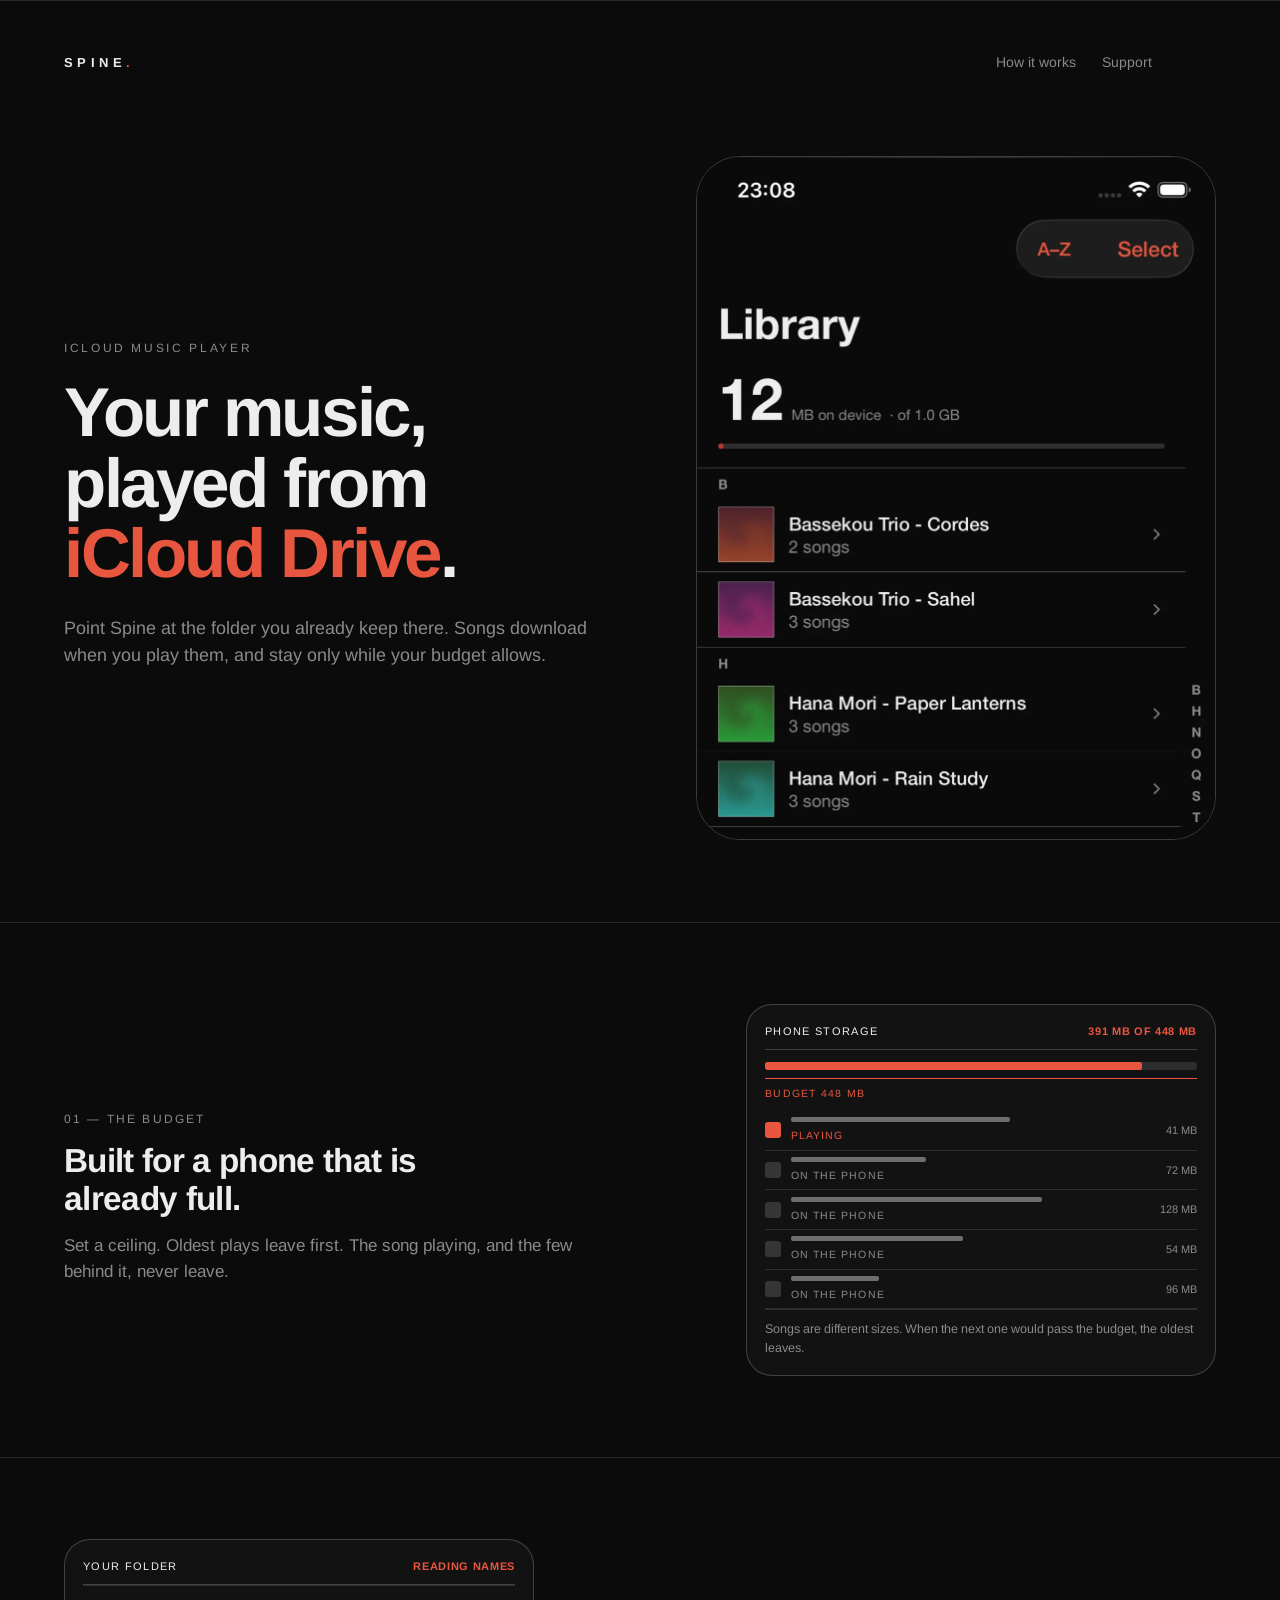
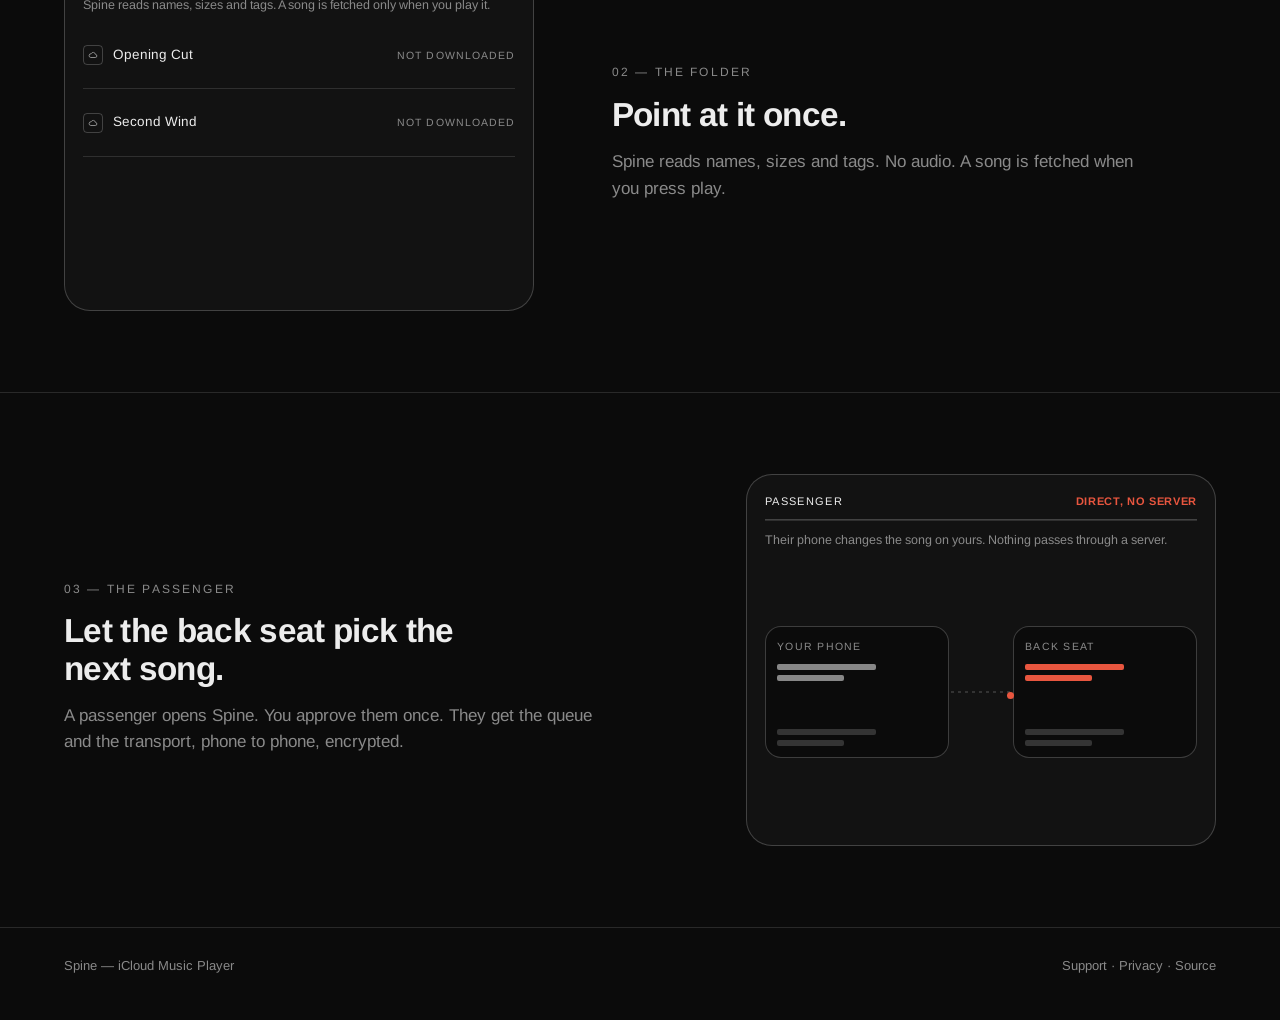
<file: index.html>
<!doctype html>
<html lang="en">
<head>
<meta charset="utf-8">
<meta name="viewport" content="width=device-width, initial-scale=1">
<title>Spine — your music, played from iCloud Drive</title>
<meta name="description" content="Point Spine at the folder you keep in iCloud Drive. Set a budget for what the phone may hold. Let a passenger pick the next song.">
<meta name="theme-color" content="#0b0b0b">
<meta property="og:title" content="Spine — your music, played from iCloud Drive">
<meta property="og:description" content="Point it at the folder you already keep in iCloud Drive, set a budget for what the phone may hold, and let the back seat pick the next song.">
<meta property="og:type" content="website">
<meta property="og:url" content="https://spine.dovguitar.com/">
<meta property="og:image" content="https://spine.dovguitar.com/assets/shots/library.webp">
<link rel="icon" href="/assets/favicon.svg" type="image/svg+xml">
<link rel="stylesheet" href="/assets/style.css">
</head>
<body>
<a class="skip" href="#main">Skip to content</a>
<div class="meter" aria-hidden="true"><i id="meter"></i></div>

<header class="top">
  <a class="word" href="/">Spine<b>.</b></a>
  <nav class="top" aria-label="Site">
    <a href="#how">How it works</a>
    <a href="/support">Support</a>
  </nav>
</header>

<main id="main">
  <section class="plate-hero">
    <div class="copy">
      <p class="eyebrow">iCloud Music Player</p>
      <h1>Your music, played from <em>iCloud Drive</em>.</h1>
      <p class="lede">Point Spine at the folder you already keep there. Songs download when you play them, and stay only while your budget allows.</p>
    </div>

    <div class="hero-shot" id="plate">
      <img src="/assets/shots/library.webp" width="1040" height="2251"
           alt="Spine's library screen: a storage figure of 12 MB on device against a 1.0 GB budget, and a shelf of albums ordered by artist.">
    </div>
  </section>

  <section id="how">
    <article class="step">
      <div class="step-copy">
        <p class="no">01 — The budget</p>
        <h2>Built for a phone that is already full.</h2>
        <p>Set a ceiling. Oldest plays leave first. The song playing, and the few behind it, never leave.</p>
      </div>
      <figure class="demo" data-demo="budget" role="img"
              aria-label="A loop of songs arriving on the phone: the list fills to a marked budget, and the oldest song leaves as a new one arrives.">
        </figure>
    </article>

    <article class="step">
      <div class="step-copy">
        <p class="no">02 — The folder</p>
        <h2>Point at it once.</h2>
        <p>Spine reads names, sizes and tags. No audio. A song is fetched when you press play.</p>
      </div>
      <figure class="demo" data-demo="folder" role="img"
              aria-label="A loop of the folder being read: song names and sizes appear, then only the played song is fetched, its badge filling in.">
        </figure>
    </article>

    <article class="step">
      <div class="step-copy">
        <p class="no">03 — The passenger</p>
        <h2>Let the back seat pick the next song.</h2>
        <p>A passenger opens Spine. You approve them once. They get the queue and the transport, phone to phone, encrypted.</p>
      </div>
      <figure class="demo" data-demo="passenger" role="img"
              aria-label="A loop of two phones: the passenger asks to be approved, a signal passes directly between them, and the next song travels back from the passenger's phone.">
        </figure>
    </article>
  </section>
</main>

<footer>
  <span>Spine — iCloud Music Player</span>
  <span>
    <a href="/support">Support</a> ·
    <a href="/privacy">Privacy</a> ·
    <a href="https://github.com/dovidio/spine-site">Source</a>
  </span>
</footer>

<script src="/assets/app.js" defer></script>
<script src="/assets/demos.js" defer></script>
</body>
</html>
</file>
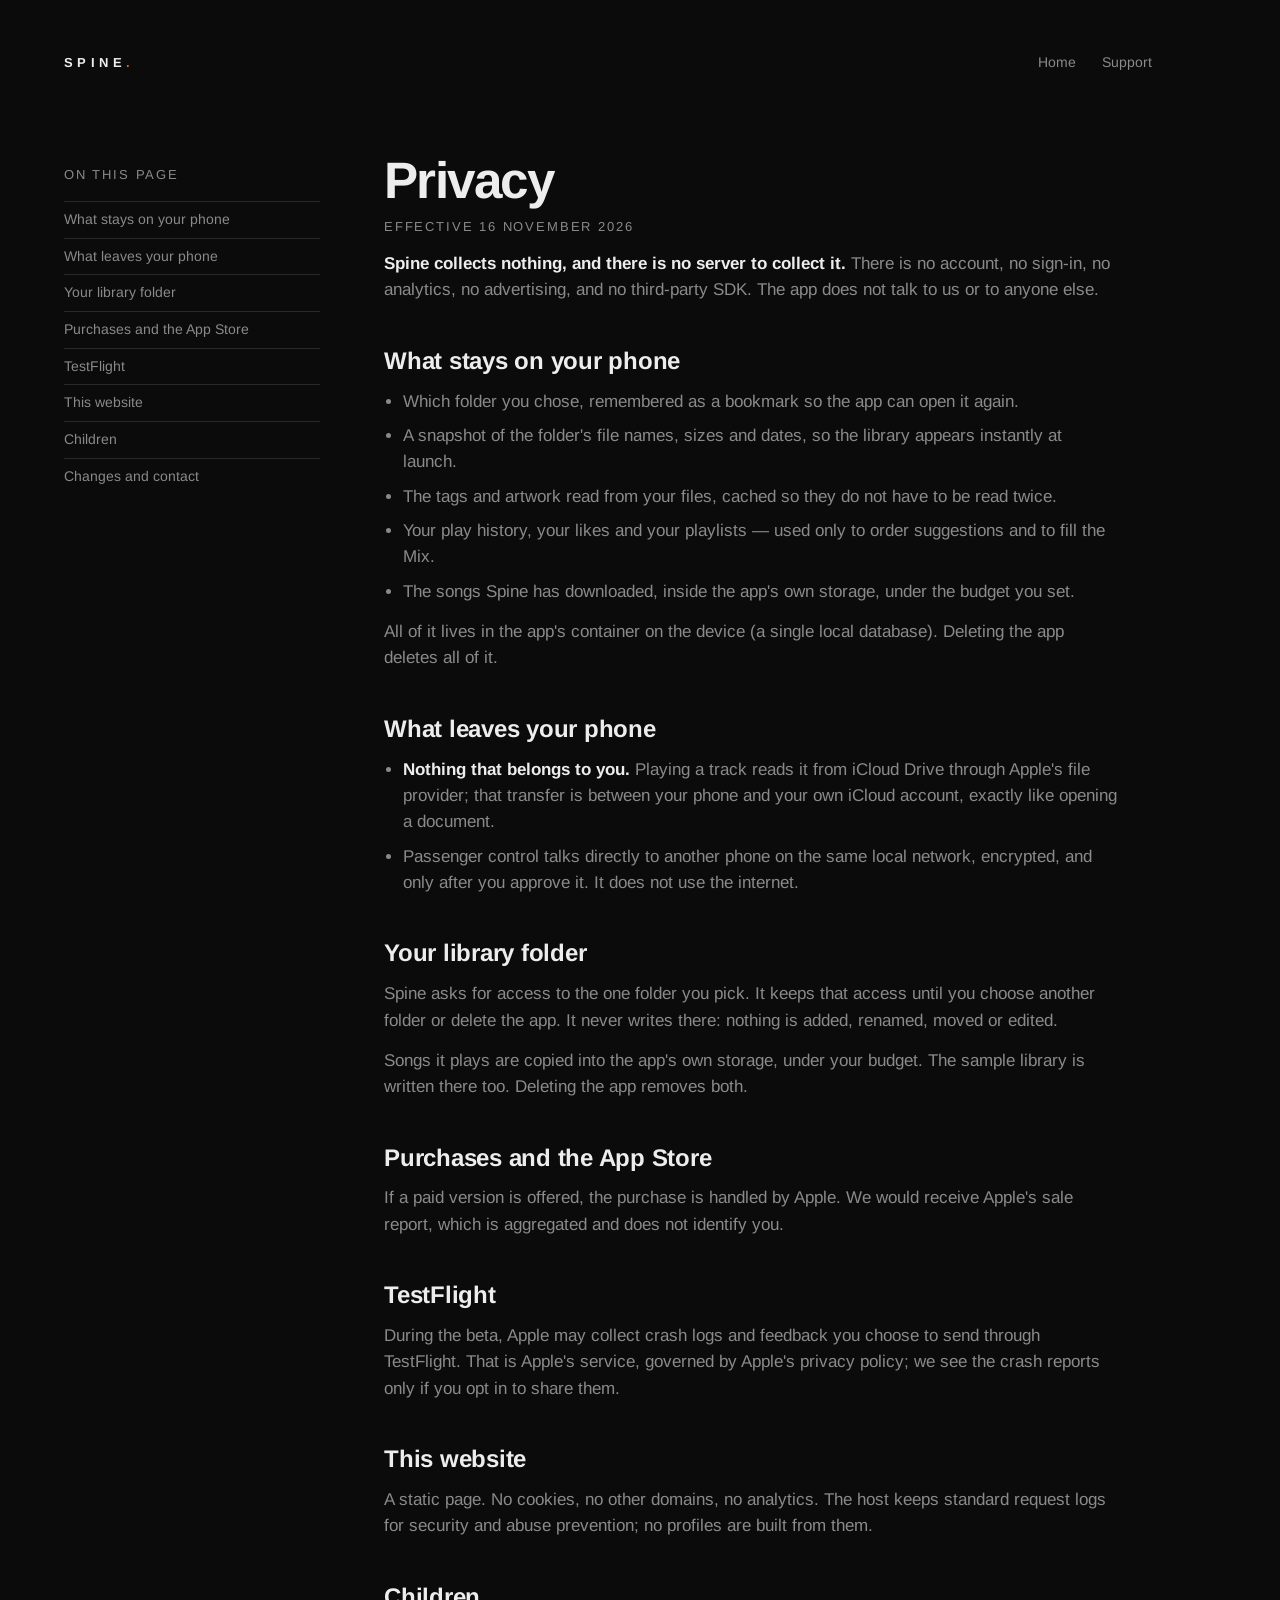
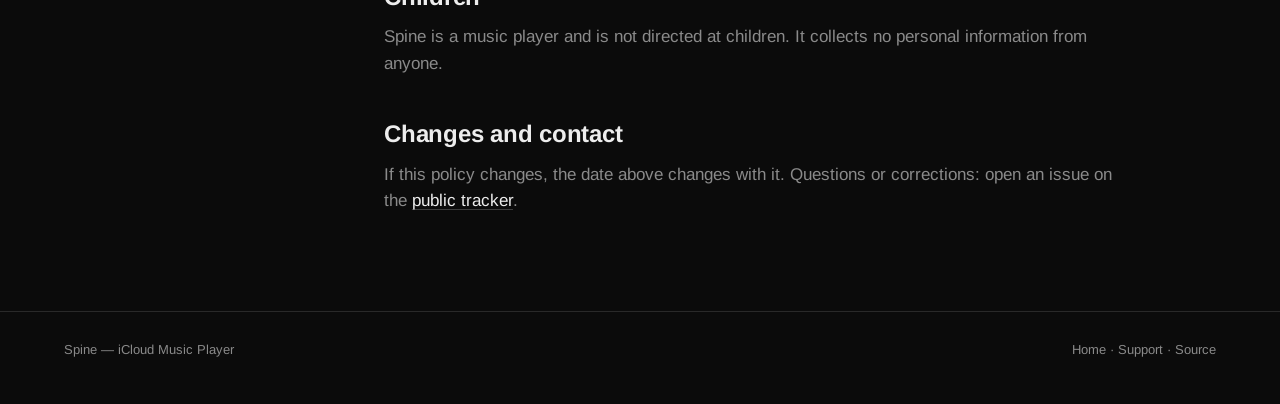
<file: privacy.html>
<!doctype html>
<html lang="en">
<head>
<meta charset="utf-8">
<meta name="viewport" content="width=device-width, initial-scale=1">
<title>Privacy — Spine</title>
<meta name="description" content="Spine collects nothing. No account, no analytics, no server. What is stored on the phone, and what leaves it.">
<meta name="theme-color" content="#0b0b0b">
<link rel="icon" href="/assets/favicon.svg" type="image/svg+xml">
<link rel="stylesheet" href="/assets/style.css">
</head>
<body>
<a class="skip" href="#main">Skip to content</a>
<header class="top">
  <a class="word" href="/">Spine<b>.</b></a>
  <nav class="top" aria-label="Site">
    <a href="/">Home</a>
    <a href="/support">Support</a>
  </nav>
</header>

<main id="main" class="doc doc-split">
<nav class="doc-index" aria-label="On this page"><p class="meta">On this page</p><ul><li><a href="#what-stays-on-your-phone">What stays on your phone</a></li><li><a href="#what-leaves-your-phone">What leaves your phone</a></li><li><a href="#your-library-folder">Your library folder</a></li><li><a href="#purchases-and-the-app-store">Purchases and the App Store</a></li><li><a href="#testflight">TestFlight</a></li><li><a href="#this-website">This website</a></li><li><a href="#children">Children</a></li><li><a href="#changes-and-contact">Changes and contact</a></li></ul></nav>
<div class="doc-body">
  <h1>Privacy</h1>
  <p class="meta">Effective 16 November 2026</p>

  <p><strong>Spine collects nothing, and there is no server to collect it.</strong> There is no account, no sign-in, no analytics, no advertising, and no third-party SDK. The app does not talk to us or to anyone else.</p>

  <h2 id="what-stays-on-your-phone">What stays on your phone</h2>
  <ul>
    <li>Which folder you chose, remembered as a bookmark so the app can open it again.</li>
    <li>A snapshot of the folder's file names, sizes and dates, so the library appears instantly at launch.</li>
    <li>The tags and artwork read from your files, cached so they do not have to be read twice.</li>
    <li>Your play history, your likes and your playlists — used only to order suggestions and to fill the Mix.</li>
    <li>The songs Spine has downloaded, inside the app's own storage, under the budget you set.</li>
  </ul>
  <p>All of it lives in the app's container on the device (a single local database). Deleting the app deletes all of it.</p>

  <h2 id="what-leaves-your-phone">What leaves your phone</h2>
  <ul>
    <li><strong>Nothing that belongs to you.</strong> Playing a track reads it from iCloud Drive through Apple's file provider; that transfer is between your phone and your own iCloud account, exactly like opening a document.</li>
    <li>Passenger control talks directly to another phone on the same local network, encrypted, and only after you approve it. It does not use the internet.</li>
  </ul>

  <h2 id="your-library-folder">Your library folder</h2>
  <p>Spine asks for access to the one folder you pick. It keeps that access until you choose another folder or delete the app. It never writes there: nothing is added, renamed, moved or edited.</p>
  <p>Songs it plays are copied into the app's own storage, under your budget. The sample library is written there too. Deleting the app removes both.</p>

  <h2 id="purchases-and-the-app-store">Purchases and the App Store</h2>
  <p>If a paid version is offered, the purchase is handled by Apple. We would receive Apple's sale report, which is aggregated and does not identify you.</p>

  <h2 id="testflight">TestFlight</h2>
  <p>During the beta, Apple may collect crash logs and feedback you choose to send through TestFlight. That is Apple's service, governed by Apple's privacy policy; we see the crash reports only if you opt in to share them.</p>

  <h2 id="this-website">This website</h2>
  <p>A static page. No cookies, no other domains, no analytics. The host keeps standard request logs for security and abuse prevention; no profiles are built from them.</p>

  <h2 id="children">Children</h2>
  <p>Spine is a music player and is not directed at children. It collects no personal information from anyone.</p>

  <h2 id="changes-and-contact">Changes and contact</h2>
  <p>If this policy changes, the date above changes with it. Questions or corrections: open an issue on the <a href="https://github.com/dovidio/spine-site/issues">public tracker</a>.</p>
</div>
</main>

<footer>
  <span>Spine — iCloud Music Player</span>
  <span><a href="/">Home</a> · <a href="/support">Support</a> · <a href="https://github.com/dovidio/spine-site">Source</a></span>
</footer>
</body>
</html>
</file>
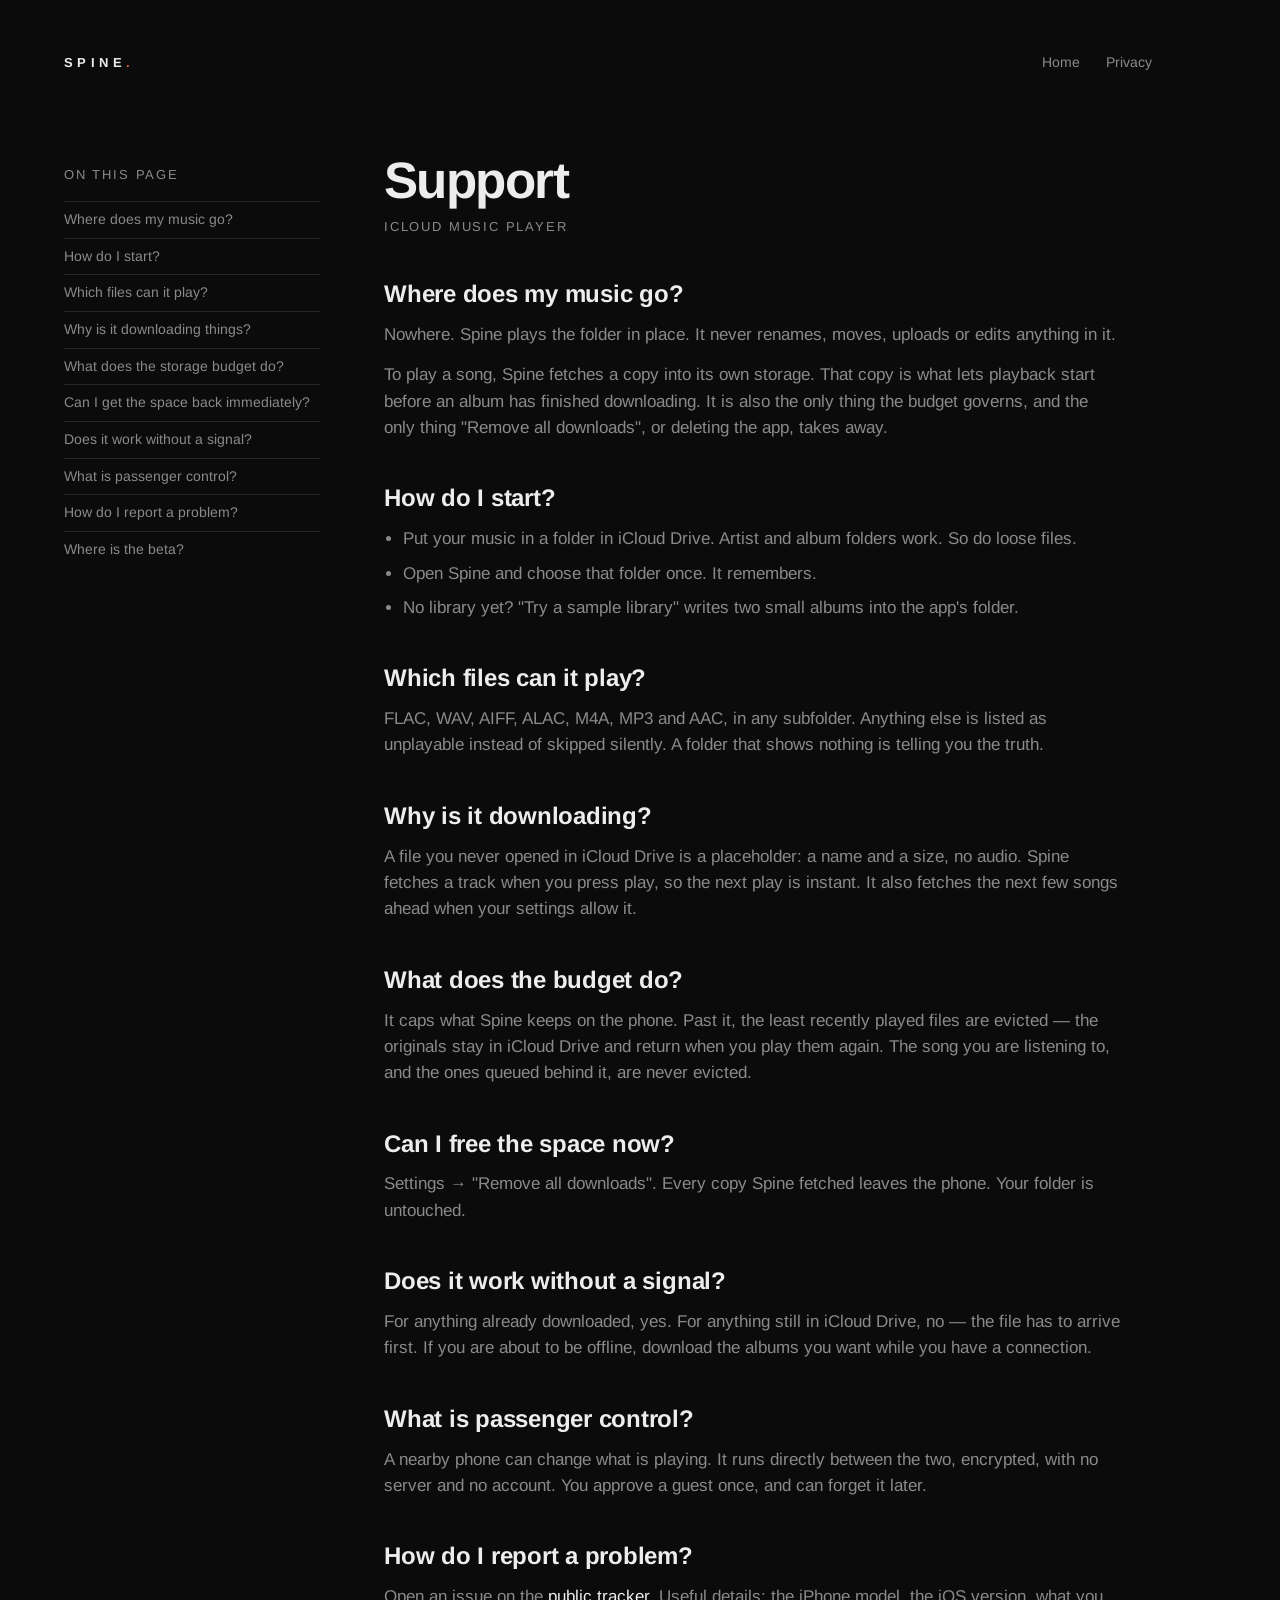
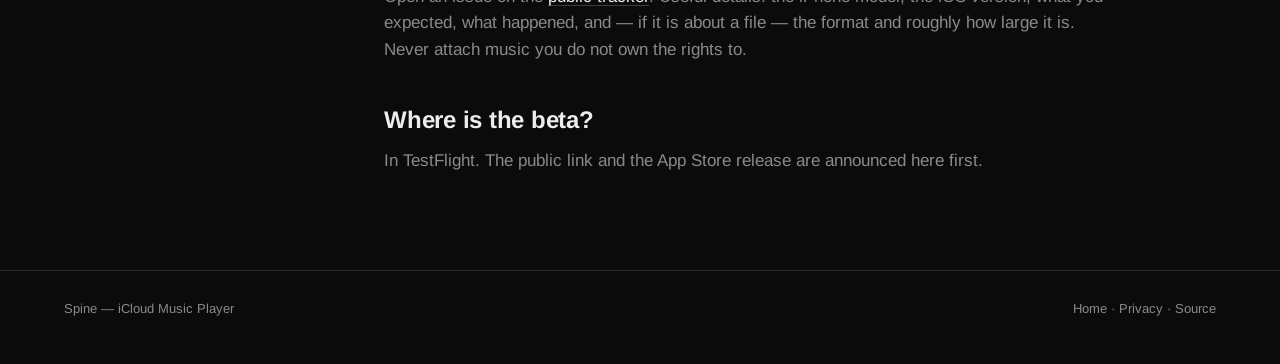
<file: support.html>
<!doctype html>
<html lang="en">
<head>
<meta charset="utf-8">
<meta name="viewport" content="width=device-width, initial-scale=1">
<title>Support — Spine</title>
<meta name="description" content="How to point Spine at your folder, why it downloads, what the storage budget does, and how to report a problem.">
<meta name="theme-color" content="#0b0b0b">
<link rel="icon" href="/assets/favicon.svg" type="image/svg+xml">
<link rel="stylesheet" href="/assets/style.css">
</head>
<body>
<a class="skip" href="#main">Skip to content</a>
<header class="top">
  <a class="word" href="/">Spine<b>.</b></a>
  <nav class="top" aria-label="Site">
    <a href="/">Home</a>
    <a href="/privacy">Privacy</a>
  </nav>
</header>

<main id="main" class="doc doc-split">
<nav class="doc-index" aria-label="On this page"><p class="meta">On this page</p><ul><li><a href="#where-does-my-music-go">Where does my music go?</a></li><li><a href="#how-do-i-start">How do I start?</a></li><li><a href="#which-files-can-it-play">Which files can it play?</a></li><li><a href="#why-is-it-downloading-things">Why is it downloading things?</a></li><li><a href="#what-does-the-storage-budget-do">What does the storage budget do?</a></li><li><a href="#can-i-get-the-space-back-immediately">Can I get the space back immediately?</a></li><li><a href="#does-it-work-without-a-signal">Does it work without a signal?</a></li><li><a href="#what-is-passenger-control">What is passenger control?</a></li><li><a href="#how-do-i-report-a-problem">How do I report a problem?</a></li><li><a href="#where-is-the-beta">Where is the beta?</a></li></ul></nav>
<div class="doc-body">
  <h1>Support</h1>
  <p class="meta">iCloud Music Player</p>

  <h2 id="where-does-my-music-go">Where does my music go?</h2>
  <p>Nowhere. Spine plays the folder in place. It never renames, moves, uploads or edits anything in it.</p>
  <p>To play a song, Spine fetches a copy into its own storage. That copy is what lets playback start before an album has finished downloading. It is also the only thing the budget governs, and the only thing "Remove all downloads", or deleting the app, takes away.</p>

  <h2 id="how-do-i-start">How do I start?</h2>
  <ul>
    <li>Put your music in a folder in iCloud Drive. Artist and album folders work. So do loose files.</li>
    <li>Open Spine and choose that folder once. It remembers.</li>
    <li>No library yet? "Try a sample library" writes two small albums into the app's folder.</li>
  </ul>

  <h2 id="which-files-can-it-play">Which files can it play?</h2>
  <p>FLAC, WAV, AIFF, ALAC, M4A, MP3 and AAC, in any subfolder. Anything else is listed as unplayable instead of skipped silently. A folder that shows nothing is telling you the truth.</p>

  <h2 id="why-is-it-downloading-things">Why is it downloading?</h2>
  <p>A file you never opened in iCloud Drive is a placeholder: a name and a size, no audio. Spine fetches a track when you press play, so the next play is instant. It also fetches the next few songs ahead when your settings allow it.</p>

  <h2 id="what-does-the-storage-budget-do">What does the budget do?</h2>
  <p>It caps what Spine keeps on the phone. Past it, the least recently played files are evicted — the originals stay in iCloud Drive and return when you play them again. The song you are listening to, and the ones queued behind it, are never evicted.</p>

  <h2 id="can-i-get-the-space-back-immediately">Can I free the space now?</h2>
  <p>Settings → "Remove all downloads". Every copy Spine fetched leaves the phone. Your folder is untouched.</p>

  <h2 id="does-it-work-without-a-signal">Does it work without a signal?</h2>
  <p>For anything already downloaded, yes. For anything still in iCloud Drive, no — the file has to arrive first. If you are about to be offline, download the albums you want while you have a connection.</p>

  <h2 id="what-is-passenger-control">What is passenger control?</h2>
  <p>A nearby phone can change what is playing. It runs directly between the two, encrypted, with no server and no account. You approve a guest once, and can forget it later.</p>

  <h2 id="how-do-i-report-a-problem">How do I report a problem?</h2>
  <p>Open an issue on the <a href="https://github.com/dovidio/spine-site/issues">public tracker</a>. Useful details: the iPhone model, the iOS version, what you expected, what happened, and — if it is about a file — the format and roughly how large it is. Never attach music you do not own the rights to.</p>

  <h2 id="where-is-the-beta">Where is the beta?</h2>
  <p>In TestFlight. The public link and the App Store release are announced here first.</p>
</div>
</main>

<footer>
  <span>Spine — iCloud Music Player</span>
  <span><a href="/">Home</a> · <a href="/privacy">Privacy</a> · <a href="https://github.com/dovidio/spine-site">Source</a></span>
</footer>
</body>
</html>
</file>
<file: assets/style.css>
/* Spine — spine.umberto.xyz
   Extends the app's world: black ground, half-point hairlines, one grease-pencil red,
   silver ink. Helvetica Neue cannot be shipped on the web, so the page self-hosts Arimo,
   a metrically compatible grotesque; the character lives in the ground and the rules. */

@font-face {
  font-family: "Arimo";
  src: url("/assets/fonts/arimo-400.woff2") format("woff2");
  font-weight: 400;
  font-display: swap;
}
@font-face {
  font-family: "Arimo";
  src: url("/assets/fonts/arimo-700.woff2") format("woff2");
  font-weight: 700;
  font-display: swap;
}

:root {
  --board: #0b0b0b;
  --panel: #121212;
  --ink: #ededed;
  --muted: #8a8a8a;
  --signal: #e8563f;
  --rule: rgba(237, 237, 237, 0.13);
  --rule-strong: rgba(237, 237, 237, 0.22);
  --hair: 0.5px;
  --gutter: clamp(20px, 5vw, 96px);
  --measure: 34rem;
}

* { box-sizing: border-box; }

/* an image's width attribute is its intrinsic size; without this a 1040px capture
   sets the min-content width of its grid column and the phone layout overflows. */
img { display: block; max-width: 100%; height: auto; }

html { background: var(--board); }

body {
  margin: 0;
  background: var(--board);
  color: var(--ink);
  font: 400 17px/1.55 "Arimo", "Helvetica Neue", Helvetica, Arial, sans-serif;
  -webkit-font-smoothing: antialiased;
  text-rendering: optimizeLegibility;
}

::selection { background: var(--signal); color: var(--board); }

a { color: var(--ink); text-decoration: none; }
a:hover { color: var(--signal); }
a:focus-visible,
button:focus-visible {
  outline: 2px solid var(--signal);
  outline-offset: 3px;
}

.skip {
  position: absolute;
  left: -9999px;
  top: 0;
  background: var(--ink);
  color: var(--board);
  padding: 10px 16px;
  z-index: 10;
}
.skip:focus { left: 12px; top: 12px; }

/* ---- the meter: scroll position as the app's storage meter ---- */
.meter {
  position: fixed;
  inset: 0 0 auto 0;
  height: var(--hair);
  background: var(--rule);
  z-index: 6;
}
.meter i {
  display: block;
  height: 100%;
  width: 0;
  background: var(--signal);
}

/* ---- header ---- */
.top {
  display: flex;
  align-items: baseline;
  justify-content: space-between;
  padding: 26px var(--gutter) 0;
  position: relative;
  z-index: 5;
}
.word {
  font-weight: 700;
  font-size: 13px;
  letter-spacing: 0.34em;
  text-transform: uppercase;
}
.word b { color: var(--signal); font-weight: 700; }
nav.top a {
  font-size: 14px;
  color: var(--muted);
  margin-left: 26px;
}
nav.top a:hover { color: var(--ink); }

/* ---- the plate: viewport one ---- */
.plate-hero {
  position: relative;
  min-height: calc(100svh - 52px);
  padding: 0 var(--gutter);
  display: grid;
  grid-template-columns: minmax(0, 1fr) minmax(320px, 46%);
  grid-template-areas: "copy shot";
  grid-template-rows: auto;
  align-items: center;
  column-gap: clamp(24px, 4vw, 64px);
  overflow: hidden;
}
.copy { grid-area: copy; }
.hero-shot { grid-area: shot; }
.copy {
  padding-top: 0;
  max-width: 40rem;
}
.eyebrow {
  font-size: 12px;
  letter-spacing: 0.22em;
  text-transform: uppercase;
  color: var(--muted);
}
h1 {
  margin: 20px 0 0;
  font-size: clamp(40px, 5.4vw, 78px);
  line-height: 1.02;
  letter-spacing: -0.035em;
  font-weight: 700;
  text-wrap: balance;
}
h1 em { font-style: normal; color: var(--signal); }
.lede {
  margin: 26px 0 0;
  font-size: clamp(17px, 1.4vw, 20px);
  line-height: 1.5;
  color: var(--muted);
  max-width: var(--measure);
  text-wrap: pretty;
}

/* the ledger: one fact per line, signed the way a terminal signs one decision */

/* the capture, cropped by the viewport floor */
.hero-shot {
  position: relative;
  justify-self: end;
  width: min(520px, 100%);
  max-height: min(76svh, 720px);
  margin-top: 0;
  border: var(--hair) solid var(--rule-strong);
  border-radius: 44px;
  overflow: hidden;
  box-shadow: none;
  translate: 0 0;
  will-change: transform;
}
.hero-shot img {
  display: block;
  width: 100%;
  height: auto;
}

/* the hero capture is taller than its box on purpose: the fold crops it */
.hero-shot::after {
  content: "";
  position: absolute;
  inset: 0 0 auto 0;
  height: 1px;
  background: linear-gradient(90deg, transparent, rgba(255, 255, 255, 0.16), transparent);
}

/* ---- sections ---- */
main { display: block; }

.step {
  display: grid;
  grid-template-columns: minmax(0, 1fr) minmax(280px, 42%);
  gap: clamp(24px, 5vw, 72px);
  align-items: center;
  padding: clamp(56px, 9vh, 104px) var(--gutter);
  border-top: var(--hair) solid var(--rule);
}
.step:nth-of-type(even) { grid-template-columns: minmax(280px, 42%) minmax(0, 1fr); }
.step:nth-of-type(even) .step-copy { order: 2; }
.no {
  font-size: 12px;
  letter-spacing: 0.18em;
  text-transform: uppercase;
  color: var(--signal);
  font-variant-numeric: tabular-nums;
}
h2 {
  margin: 14px 0 0;
  font-size: clamp(26px, 2.6vw, 38px);
  line-height: 1.12;
  letter-spacing: -0.02em;
  font-weight: 700;
  max-width: 26rem;
}
.step p {
  margin: 16px 0 0;
  color: var(--muted);
  max-width: var(--measure);
  text-wrap: pretty;
}
.step-shot {
  justify-self: end;
  width: min(420px, 100%);
  border: var(--hair) solid var(--rule-strong);
  border-radius: 30px;
  overflow: hidden;
}
/* a detail cropped from a real screen: the crop is made in the asset, so the box
   takes the image's own shape rather than cropping it a second time */
.step-shot img {
  display: block;
  width: 100%;
  height: auto;
}
.step:nth-of-type(even) .step-shot { justify-self: start; }

/* the closed list: what it does not do */

footer {
  border-top: var(--hair) solid var(--rule);
  padding: 28px var(--gutter) 44px;
  display: flex;
  flex-wrap: wrap;
  gap: 14px 32px;
  justify-content: space-between;
  font-size: 13px;
  color: var(--muted);
}
footer a { color: var(--muted); }
footer a:hover { color: var(--ink); }

/* ---- prose pages (support, privacy, 404) ---- */
.doc {
  padding: clamp(48px, 9vh, 104px) var(--gutter) 96px;
  max-width: 46rem;
}
.doc h1 {
  font-size: clamp(34px, 4vw, 54px);
  letter-spacing: -0.03em;
}
.doc h2 {
  font-size: clamp(20px, 2vw, 24px);
  margin-top: 44px;
  letter-spacing: -0.01em;
}
.doc p, .doc li { color: var(--muted); }
.doc p { margin: 14px 0 0; }
.doc ul { margin: 14px 0 0; padding-left: 1.1em; }
.doc li { margin: 8px 0; }
.doc strong { color: var(--ink); font-weight: 700; }
.doc .meta {
  margin-top: 10px;
  font-size: 13px;
  letter-spacing: 0.14em;
  text-transform: uppercase;
}
.doc a { color: var(--ink); text-decoration: underline; text-underline-offset: 3px; text-decoration-thickness: 1px; text-decoration-color: var(--rule-strong); }
.doc a:hover { color: var(--signal); text-decoration-color: var(--signal); }

/* prose pages: the questions down the side, the answers in a reading column */
.doc-split {
  max-width: none;
  display: grid;
  grid-template-columns: minmax(12rem, 16rem) minmax(0, 46rem);
  gap: clamp(24px, 5vw, 72px);
  align-items: start;
}
.doc-index { position: sticky; top: 40px; }
.doc-index ul { list-style: none; margin: 16px 0 0; padding: 0; }
.doc-index li { margin: 0; }
.doc-index a {
  display: block;
  padding: 7px 0;
  font-size: 14px;
  color: var(--muted);
  border-top: var(--hair) solid var(--rule);
  text-decoration: none;
}
.doc-index a:hover { color: var(--signal); }
.doc-body h1 { margin-top: 0; }
.doc-body > :first-child { margin-top: 0; }

/* ---- responsive ---- */
/* the passenger gets a band of its own: no capture can show two phones */

@media (max-width: 900px) {
  .plate-hero {
    grid-template-columns: minmax(0, 1fr);
    grid-template-areas: "copy" "shot";
    grid-template-rows: auto auto;
    min-height: 0;
  }
  .copy { padding-top: 48px; }
  .hero-shot {
    justify-self: stretch;
    width: 100%;
    margin-top: 40px;
    border-radius: 30px;
    max-height: 62svh;
    overflow: hidden;
  }
  .hero-shot img { width: 100%; }
  .step, .step:nth-of-type(even) { grid-template-columns: minmax(0, 1fr); }
  .step:nth-of-type(even) .step-copy { order: 0; }
  .step-shot, .step:nth-of-type(even) .step-shot { justify-self: stretch; width: 100%; }
  .doc-split { grid-template-columns: minmax(0, 1fr); }
  .doc-index { position: static; order: -1; }
}

@media (prefers-reduced-motion: reduce) {
  .hero-shot { translate: none !important; }
}

@media (prefers-contrast: more) {
  :root { --rule: rgba(237,237,237,0.3); --rule-strong: rgba(237,237,237,0.5); --muted: #b4b4b4; }
}

/* ---- demonstrations: fixed boxes, contents tick, nothing reflows ---- */
.demo {
  margin: 0;
  justify-self: end;
  width: min(470px, 100%);
  height: 372px;                     /* fixed: the page never shifts while a loop runs */
  border: var(--hair) solid var(--rule-strong);
  border-radius: 26px;
  background: var(--panel);
  padding: 18px;
  overflow: hidden;
  position: relative;
  font-size: 12px;
  color: var(--muted);
  display: flex;
  flex-direction: column;
}
.step:nth-of-type(even) .demo { justify-self: start; }

.demo .head {
  display: flex;
  justify-content: space-between;
  align-items: baseline;
  font-size: 11px;
  letter-spacing: 0.12em;
  text-transform: uppercase;
  color: var(--ink);
  border-bottom: var(--hair) solid var(--rule-strong);
  padding-bottom: 9px;
  flex: none;
}
.demo .head b {
  color: var(--signal);
  font-weight: 700;
  letter-spacing: 0.06em;
  font-variant-numeric: tabular-nums;
}
.demo .cap {
  margin-top: auto;
  padding-top: 10px;
  border-top: var(--hair) solid var(--rule);
  font-size: 12.5px;
  line-height: 1.45;
  color: var(--muted);
  flex: none;
}

/* 01 — a capacity bar and a list that changes contents, not geometry */
.capacity {
  flex: none;
  height: 8px;
  margin-top: 12px;
  background: rgba(237,237,237,0.12);
  border-radius: 2px;
  overflow: hidden;
}
.capacity i {
  display: block;
  height: 100%;
  width: 0;
  background: var(--signal);
  border-radius: 2px;
  transition: width 420ms cubic-bezier(.4,0,.2,1);
}
.slots {
  margin-top: 10px;
  flex: 1 1 auto;
  display: flex;
  flex-direction: column;
  overflow: hidden;
}
.slot {
  display: grid;
  grid-template-columns: 16px 1fr auto;
  align-items: center;
  gap: 10px;
  flex: 1 1 0;
  min-height: 0;
  border-bottom: var(--hair) solid var(--rule);
}
.slot .mark {
  width: 16px; height: 16px; border-radius: 3px;
  background: rgba(237,237,237,0.16);
  transition: background 240ms ease;
}
.slot .slotText { min-width: 0; overflow: hidden; }
.slot .name {
  height: 5px; border-radius: 2px;
  background: rgba(237,237,237,0.42);
  margin-bottom: 5px;
  transition: width 320ms ease, background 240ms ease;
}
.slot .state {
  font-size: 10.5px;
  letter-spacing: 0.1em;
  text-transform: uppercase;
  color: var(--muted);
  transition: color 240ms ease;
  white-space: nowrap;
}
.slot .size {
  font-size: 11px;
  font-variant-numeric: tabular-nums;
  transition: color 240ms ease;
}
.slot.playing .mark { background: var(--signal); }
.slot.playing .state { color: var(--signal); }
.slot.enter .name { background: rgba(237,237,237,0.75); }
.slot.evicting { opacity: 0.5; }
.slot.evicting .state { color: var(--signal); }
.budgetline {
  flex: none;
  margin-top: 8px;
  border-top: var(--hair) solid var(--signal);
  padding-top: 6px;
  font-size: 10.5px;
  letter-spacing: 0.12em;
  text-transform: uppercase;
  color: var(--signal);
}

/* 02 — names first, audio only for what is played */
.folder-demo .row {
  display: grid;
  grid-template-columns: 20px 1fr auto;
  align-items: center;
  gap: 10px;
  flex: 1 1 0;
  min-height: 0;
  border-bottom: var(--hair) solid var(--rule);
  transition: opacity 240ms ease;
}
.folder-demo .rows { margin-top: 8px; flex: 1 1 auto; display: flex; flex-direction: column; }
.folder-demo .row { opacity: 0; }
.folder-demo .row.in { opacity: 1; }
.folder-demo .badge {
  width: 20px; height: 20px; border-radius: 4px;
  border: var(--hair) solid var(--rule-strong);
  display: grid; place-items: center;
  transition: background 240ms ease, border-color 240ms ease;
}
.folder-demo .badge svg { width: 10px; height: 10px; stroke: var(--muted); fill: none; stroke-width: 1.6; }
.folder-demo .row.fetching .badge { border-color: var(--signal); }
.folder-demo .row.ready .badge { background: var(--signal); border-color: var(--signal); }
.folder-demo .row.ready .badge svg { stroke: var(--board); }
.folder-demo .title { font-size: 13.5px; color: var(--ink); }
.folder-demo .state { font-size: 10.5px; letter-spacing: 0.1em; text-transform: uppercase; color: var(--muted); }
.folder-demo .row.fetching .state,
.folder-demo .row.ready .state { color: var(--signal); }

/* 03 — two phones and a signal, nothing to press */
.pass-demo .stage {
  margin-top: 8px;
  flex: 1 1 auto;
  display: grid;
  grid-template-columns: 1fr 64px 1fr;
  align-items: center;
}
.pass-demo .phone {
  height: 132px;
  border: var(--hair) solid var(--rule-strong);
  border-radius: 16px;
  padding: 11px;
  background: #0b0b0b;
  display: flex;
  flex-direction: column;
  gap: 8px;
}
.pass-demo .phone small {
  font-size: 10.5px;
  letter-spacing: 0.12em;
  text-transform: uppercase;
  color: var(--muted);
}
.pass-demo .bars { display: flex; flex-direction: column; gap: 5px; margin-top: 2px; }
.pass-demo .bars b {
  height: 6px; border-radius: 2px;
  background: rgba(237,237,237,0.55);
  transition: background 260ms ease;
}
.pass-demo .bars b:first-child { width: 62%; }
.pass-demo .bars b:last-child { width: 42%; }
.pass-demo .bars.dim { margin-top: auto; }
.pass-demo .bars.dim b { background: rgba(237,237,237,0.18); }
.pass-demo .bars.lit b { background: var(--signal); }
.pass-demo .link { position: relative; height: 132px; }
.pass-demo .link svg { position: absolute; inset: 0; width: 100%; height: 100%; overflow: visible; }
.pass-demo .link path { stroke: rgba(237,237,237,0.3); stroke-width: 1; fill: none; stroke-dasharray: 3 4; }
.pass-demo .pulse {
  position: absolute; top: 50%; left: 4px;
  width: 7px; height: 7px; border-radius: 50%;
  background: var(--signal);
  transform: translateX(0) translateY(-50%);
  opacity: 0;
}

@media (prefers-reduced-motion: reduce) {
  .slot .mark, .slot .name, .slot .state, .folder-demo .row, .folder-demo .badge,
  .pass-demo .pulse, .pass-demo .bars b { transition: none; }
}
</file>
